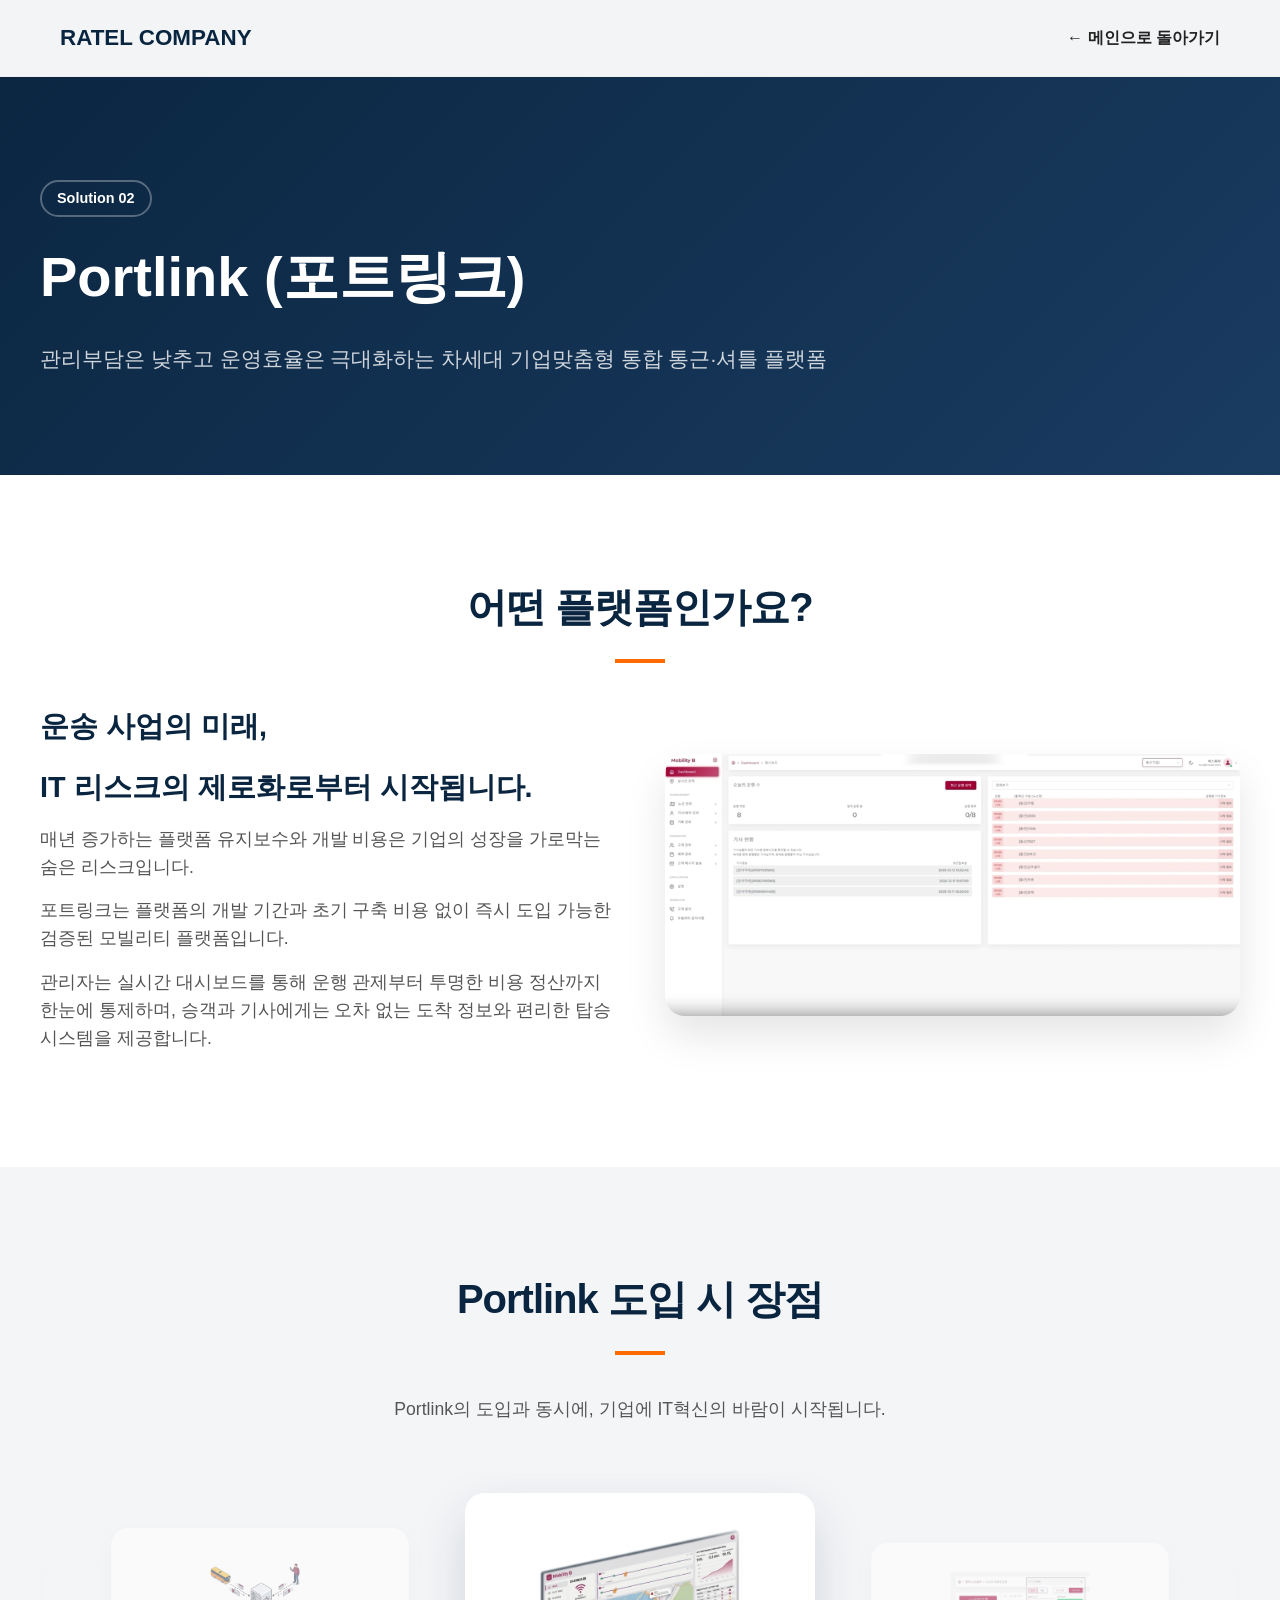
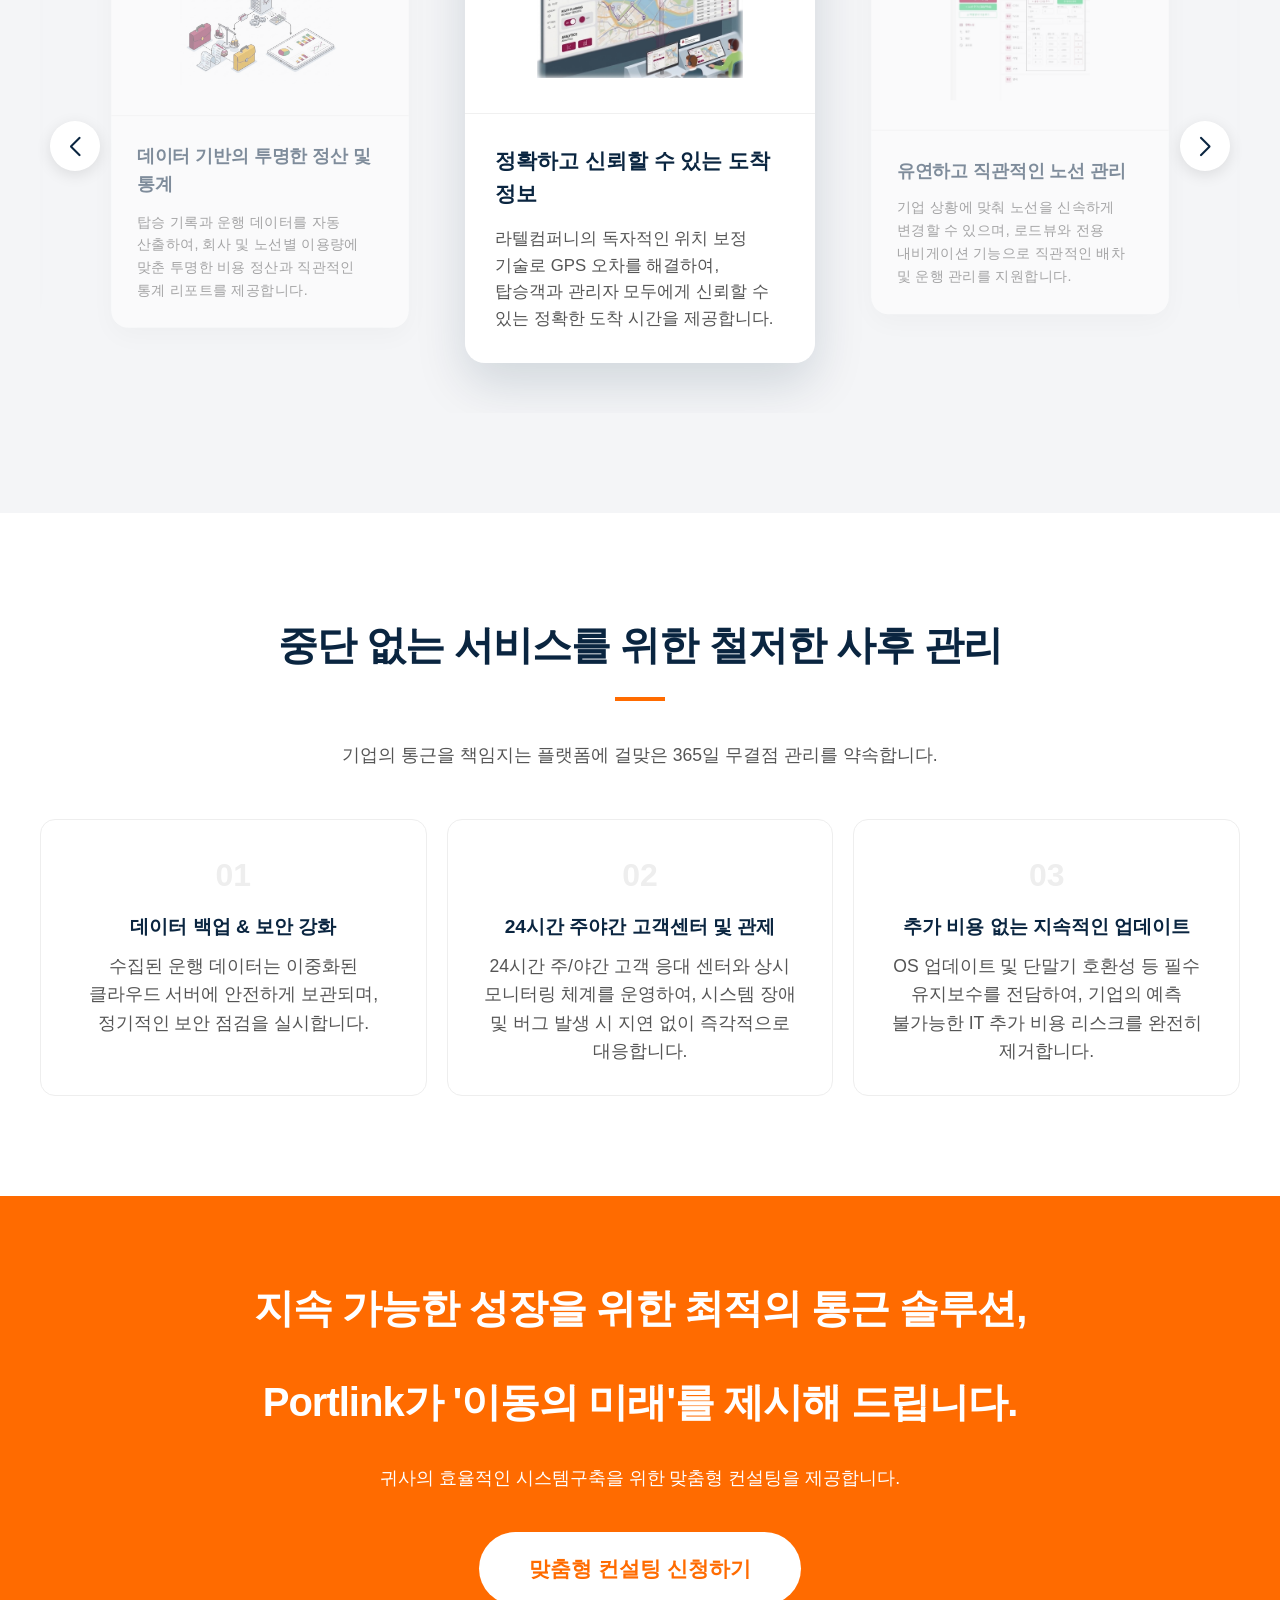
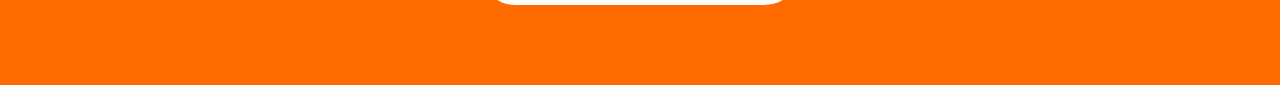
<file: mobility-b.html>
<!DOCTYPE html>
<html lang="ko">
<head>
    <meta charset="UTF-8">
    <meta name="viewport" content="width=device-width, initial-scale=1.0">
    <meta name="description" content="라텔컴퍼니 Portlink - 관리부담은 낮추고 운영효율은 극대화하는 차세대 기업맞춤형 통합 통근·셔틀 플랫폼.">
    <meta name="keywords" content="통근버스, 셔틀버스, 고객운송, 모빌리티, 포트링크, Portlink">
    <link rel="canonical" href="https://rratel.com/mobility-b.html">
    <title>Portlink 기업맞춤형 통합 버스 플랫폼</title>
    <!-- 오픈 그래프 태그 추가 -->
    <meta property="og:type" content="website">
    <meta property="og:title" content="Portlink - 차세대 기업맞춤형 통합 통근 솔루션">
    <meta property="og:description" content="관리부담은 낮추고 운영효율은 극대화하는 통합 통근·셔틀 플랫폼 Portlink입니다.">
    <meta property="og:image" content="https://rratel.com/images/opengraph.png">
    <meta property="og:url" content="https://rratel.com/mobility-b.html">
    <meta property="og:image:width" content="1100">
    <meta property="og:image:height" content="740">

    <!--파비콘-->
    <link rel="icon" href="/images/favicon/favicon.ico">
    <link rel="icon" type="image/png" sizes="16x16" href="./images/favicon/favicon-16x16.png">
    <link rel="icon" type="image/png" sizes="32x32" href="./images/favicon/favicon-32x32.png">
    <link rel="apple-touch-icon" sizes="180x180" href="./images/favicon/apple-touch-icon.png">

    <link rel="stylesheet" href="https://cdn.jsdelivr.net/npm/swiper@11/swiper-bundle.min.css" />
    <link rel="stylesheet" href="./css/sub-style.css">
</head>
<body>

    <header>
        <a href="/" class="header-logo">RATEL COMPANY</a>
        <a href="/" class="back-btn">← 메인으로 돌아가기</a>
    </header>

    <section class="sub-hero gradient-bg">
        <div class="container">
            <span class="badge" style="border-color: rgba(255,255,255,0.3); color: white;">Solution 02</span>
            <h1>Portlink (포트링크)</h1>
            <p>관리부담은 낮추고 운영효율은 극대화하는 차세대 기업맞춤형 통합 통근·셔틀 플랫폼</p>
            <!--<p>더 정확하고 스마트한 차세대 기업맞춤형 통합 통근 솔루션</p>-->
        </div>
    </section>

    <section class="sub-section">
        <div class="container">
            <h2>어떤 플랫폼인가요?</h2>
            <div class="divider"></div>
            <div class="desc-container">
                <div class="desc-text">
                    <h3>운송 사업의 미래,</h3>
                    <h3>IT 리스크의 제로화로부터 시작됩니다.</h3>
                    <p>매년 증가하는 플랫폼 유지보수와 개발 비용은 기업의 성장을 가로막는 숨은 리스크입니다.</p> 
                    <p>포트링크는 플랫폼의 개발 기간과 초기 구축 비용 없이 즉시 도입 가능한 검증된 모빌리티 플랫폼입니다.</P>
                    <p>관리자는 실시간 대시보드를 통해 운행 관제부터 투명한 비용 정산까지 한눈에 통제하며, 
                        승객과 기사에게는 오차 없는 도착 정보와 편리한 탑승 시스템을 제공합니다.</p>
                   <!--<h3>더 안전하고 편리한 출퇴근의 시작.</h3>
                    <p>MobilityB(모빌리티B)는 최첨단 IoT 통신 기술을 바탕으로 통근버스의 운행 정보를 실시간으로 수집하고 제공하는 기업맞춤형 통합 통근 솔루션입니다.</p>
                    <p>단순한 위치 추적을 넘어, 차량의 상태, 배차 간격 최적화, 버스의 기업별 노선관리까지 회사의 효율적인 통근시스템 운영을 위한 핵심 데이터를 대시보드 형태로 제공합니다.</p>
                    <p>기사에게는 명확한 노선관리를, 승객에게는 정확한 도착 정보를, 관리자에게는 빈틈없는 관제 환경을 선사합니다.</p>-->
                </div>
                <div class="desc-image">
                    <img src="./images/hero-mobility.png" alt="MobilityB 대시보드 화면">
                </div>
            </div>
        </div>
    </section>

    <section class="sub-section bg-gray">
        <div class="container">
            <h2>Portlink 도입 시 장점</h2>
            <div class="divider"></div>
            <p>Portlink의 도입과 동시에, 기업에 IT혁신의 바람이 시작됩니다.</p>
            <!--<p>데이터 기반의 과학적인 배차와 관리가 가능해집니다.</p>-->
            
            <div class="benefits-slider-wrapper">
                <div class="swiper-container">
                    <div class="swiper-wrapper">
                        <div class="swiper-slide">
                            <div class="card-inner">
                                <img src="./images/cd-m-cc.jpg" alt="실시간 관제" class="benefit-card-img">
                                <div class="benefit-card-content">
                                    <h4>정확하고 신뢰할 수 있는 도착 정보</h4>
                                    <p>라텔컴퍼니의 독자적인 위치 보정 기술로 GPS 오차를 해결하여, 탑승객과 관리자 모두에게 신뢰할 수 있는 정확한 도착 시간을 제공합니다.</p>
                                    <!--<h4>정밀한 실시간 관제</h4>
                                    <p>고정밀 GPS와 IoT 센서를 통해 차량의 현재 위치와 속도, 돌발 상황을 중앙 관제실에서 한눈에 파악합니다.</p>-->
                                </div>
                            </div>
                        </div>
                        <div class="swiper-slide">
                            <div class="card-inner">
                                <img src="./images/cd-m-route.jpg" alt="노선 관리" class="benefit-card-img">
                                <div class="benefit-card-content">
                                    <h4>유연하고 직관적인 노선 관리</h4>
                                    <p>기업 상황에 맞춰 노선을 신속하게 변경할 수 있으며, 로드뷰와 전용 내비게이션 기능으로 직관적인 배차 및 운행 관리를 지원합니다.</p>
                                    <!--<h4>스마트 노선 관리</h4>
                                    <p>각 운행 노선별 명확한 경로와 정차지역을 제공함으로써, 기사의 명확한 노선관리를 지원합니다.</p>-->
                                </div>
                            </div>
                        </div>
                        <div class="swiper-slide">
                            <div class="card-inner">
                                <img src="./images/cd-m-pas.jpg" alt="편리한 탑승" class="benefit-card-img">
                                <div class="benefit-card-content">
                                    <h4>신속·정확한 탑승 인증 시스템</h4>
                                    <p>버스 탑승 시 자동태그(BLE)기술을 포함한, QR, NFC등 다양한 기능통한 인증을 지원하여 승하차의 지연을 원천 방지합니다.</p>
                                    <!--<h4>더욱 편리해진 탑승</h4>
                                    <p>통근버스의 정확한 정차지역과 탑승예약을 통해 승객의 통근버스 탑승을 지원합니다.</p>-->
                                </div>
                            </div>
                        </div>
                        <div class="swiper-slide">
                            <div class="card-inner">
                                <img src="./images/cd-m-data.jpg" alt="통계 리포트" class="benefit-card-img">
                                <div class="benefit-card-content">
                                    <h4>데이터 기반의 투명한 정산 및 통계</h4>
                                    <p>탑승 기록과 운행 데이터를 자동 산출하여, 회사 및 노선별 이용량에 맞춘 투명한 비용 정산과 직관적인 통계 리포트를 제공합니다.</p>
                                    <!--<h4>데이터 기반 통계 리포트</h4>
                                    <p>노선별 탑승률, 지연 시간 등 운행 관련 주요 데이터를 한눈에 볼 수 있는 시각화 리포트를 제공합니다.</p>-->
                                </div>
                            </div>
                        </div>
                        
                        <div class="swiper-slide">
                            <div class="card-inner">
                                <img src="./images/cd-m-cc.jpg" alt="실시간 관제" class="benefit-card-img">
                                <div class="benefit-card-content">
                                    <h4>정확하고 신뢰할 수 있는 도착 정보</h4>
                                    <p>라텔컴퍼니의 독자적인 위치 보정 기술로 GPS 오차를 해결하여, 탑승객과 관리자 모두에게 신뢰할 수 있는 정확한 도착 시간을 제공합니다.</p>
                                    <!--<h4>정밀한 실시간 관제</h4>
                                    <p>고정밀 GPS와 IoT 센서를 통해 차량의 현재 위치와 속도, 돌발 상황을 중앙 관제실에서 한눈에 파악합니다.</p>-->
                                </div>
                            </div>
                        </div>
                        <div class="swiper-slide">
                            <div class="card-inner">
                                <img src="./images/cd-m-route.jpg" alt="노선 관리" class="benefit-card-img">
                                <div class="benefit-card-content">
                                    <h4>유연하고 직관적인 노선 관리</h4>
                                    <p>기업 상황에 맞춰 노선을 신속하게 변경할 수 있으며, 로드뷰와 전용 내비게이션 기능으로 직관적인 배차 및 운행 관리를 지원합니다.</p>
                                    <!--<h4>스마트 노선 관리</h4>
                                    <p>각 운행 노선별 명확한 경로와 정차지역을 제공함으로써, 기사의 명확한 노선관리를 지원합니다.</p>-->
                                </div>
                            </div>
                        </div>
                        <div class="swiper-slide">
                            <div class="card-inner">
                                <img src="./images/cd-m-pas.jpg" alt="편리한 탑승" class="benefit-card-img">
                                <div class="benefit-card-content">
                                    <h4>신속·정확한 탑승 인증 시스템</h4>
                                    <p>버스 탑승 시 자동태그(BLE)기술을 포함한, QR, NFC등 다양한 기능통한 인증을 지원하여 승하차의 지연을 원천 방지합니다.</p>
                                    <!--<h4>더욱 편리해진 탑승</h4>
                                    <p>통근버스의 정확한 정차지역과 탑승예약을 통해 승객의 통근버스 탑승을 지원합니다.</p>-->
                                </div>
                            </div>
                        </div>
                        <div class="swiper-slide">
                            <div class="card-inner">
                                <img src="./images/cd-m-data.jpg" alt="통계 리포트" class="benefit-card-img">
                                <div class="benefit-card-content">
                                    <h4>데이터 기반의 투명한 정산 및 통계</h4>
                                    <p>탑승 기록과 운행 데이터를 자동 산출하여, 회사 및 노선별 이용량에 맞춘 투명한 비용 정산과 직관적인 통계 리포트를 제공합니다.</p>
                                    <!--<h4>데이터 기반 통계 리포트</h4>
                                    <p>노선별 탑승률, 지연 시간 등 운행 관련 주요 데이터를 한눈에 볼 수 있는 시각화 리포트를 제공합니다.</p>-->
                                </div>
                            </div>
                        </div>
                    </div>
                    <div class="swiper-button-prev"></div>
                    <div class="swiper-button-next"></div>
                </div>
            </div>
        </div>
    </section>

    <section class="sub-section">
        <div class="container">
            <h2>중단 없는 서비스를 위한 철저한 사후 관리</h2>
            <div class="divider"></div>
            <p>기업의 통근을 책임지는 플랫폼에 걸맞은 365일 무결점 관리를 약속합니다.</p>
            <div class="process-steps">
                <div class="step">
                    <span class="step-num">01</span>
                    <h4>데이터 백업 & 보안 강화</h4>
                    <p>수집된 운행 데이터는 이중화된 클라우드 서버에 안전하게 보관되며, 정기적인 보안 점검을 실시합니다.</p>
                </div>
                <div class="step">
                    <span class="step-num">02</span>
                    <h4>24시간 주야간 고객센터 및 관제</h4>
                    <p>24시간 주/야간 고객 응대 센터와 상시 모니터링 체계를 운영하여, 시스템 장애 및 버그 발생 시 지연 없이 즉각적으로 대응합니다.</p>
                </div>
                <div class="step">
                    <span class="step-num">03</span>
                    <h4>추가 비용 없는 지속적인 업데이트</h4>
                    <p>OS 업데이트 및 단말기 호환성 등 필수 유지보수를 전담하여, 기업의 예측 불가능한 IT 추가 비용 리스크를 완전히 제거합니다.</p>
                </div>
            </div>
        </div>
    </section>

    <section class="sub-section bottom-cta">
        <div class="container">
            <h2>지속 가능한 성장을 위한 최적의 통근 솔루션,</h2>
            <h2>Portlink가 '이동의 미래'를 제시해 드립니다.</h2>
            <p style="color: white; margin-bottom: 40px;">귀사의 효율적인 시스템구축을 위한 맞춤형 컨설팅을 제공합니다.</p>
            <a href="index.html#contact" class="cta-btn-large">맞춤형 컨설팅 신청하기</a>
        </div>
    </section>

    <script src="https://cdn.jsdelivr.net/npm/swiper@11/swiper-bundle.min.js"></script>
    <script>
        document.addEventListener('DOMContentLoaded', () => {
            const swiper = new Swiper('.swiper-container', {
                slidesPerView: 'auto', 
                centeredSlides: true,  
                loop: true,            
                loopedSlides: 4, 
                speed: 600,            
                spaceBetween: 15,      
                breakpoints: {
                    768: {
                        spaceBetween: 30
                    }
                },
                autoplay: {
                    delay: 2500,       
                    disableOnInteraction: false, 
                },
                navigation: {
                    nextEl: '.swiper-button-next',
                    prevEl: '.swiper-button-prev',
                },
                slideToClickedSlide: true, 
                on: {
                    init() {
                        this.el.addEventListener('mouseenter', () => { this.autoplay.stop(); });
                        this.el.addEventListener('mouseleave', () => { this.autoplay.start(); });
                    }
                }
            });
        });
    </script>
</body>
</html>
</file>
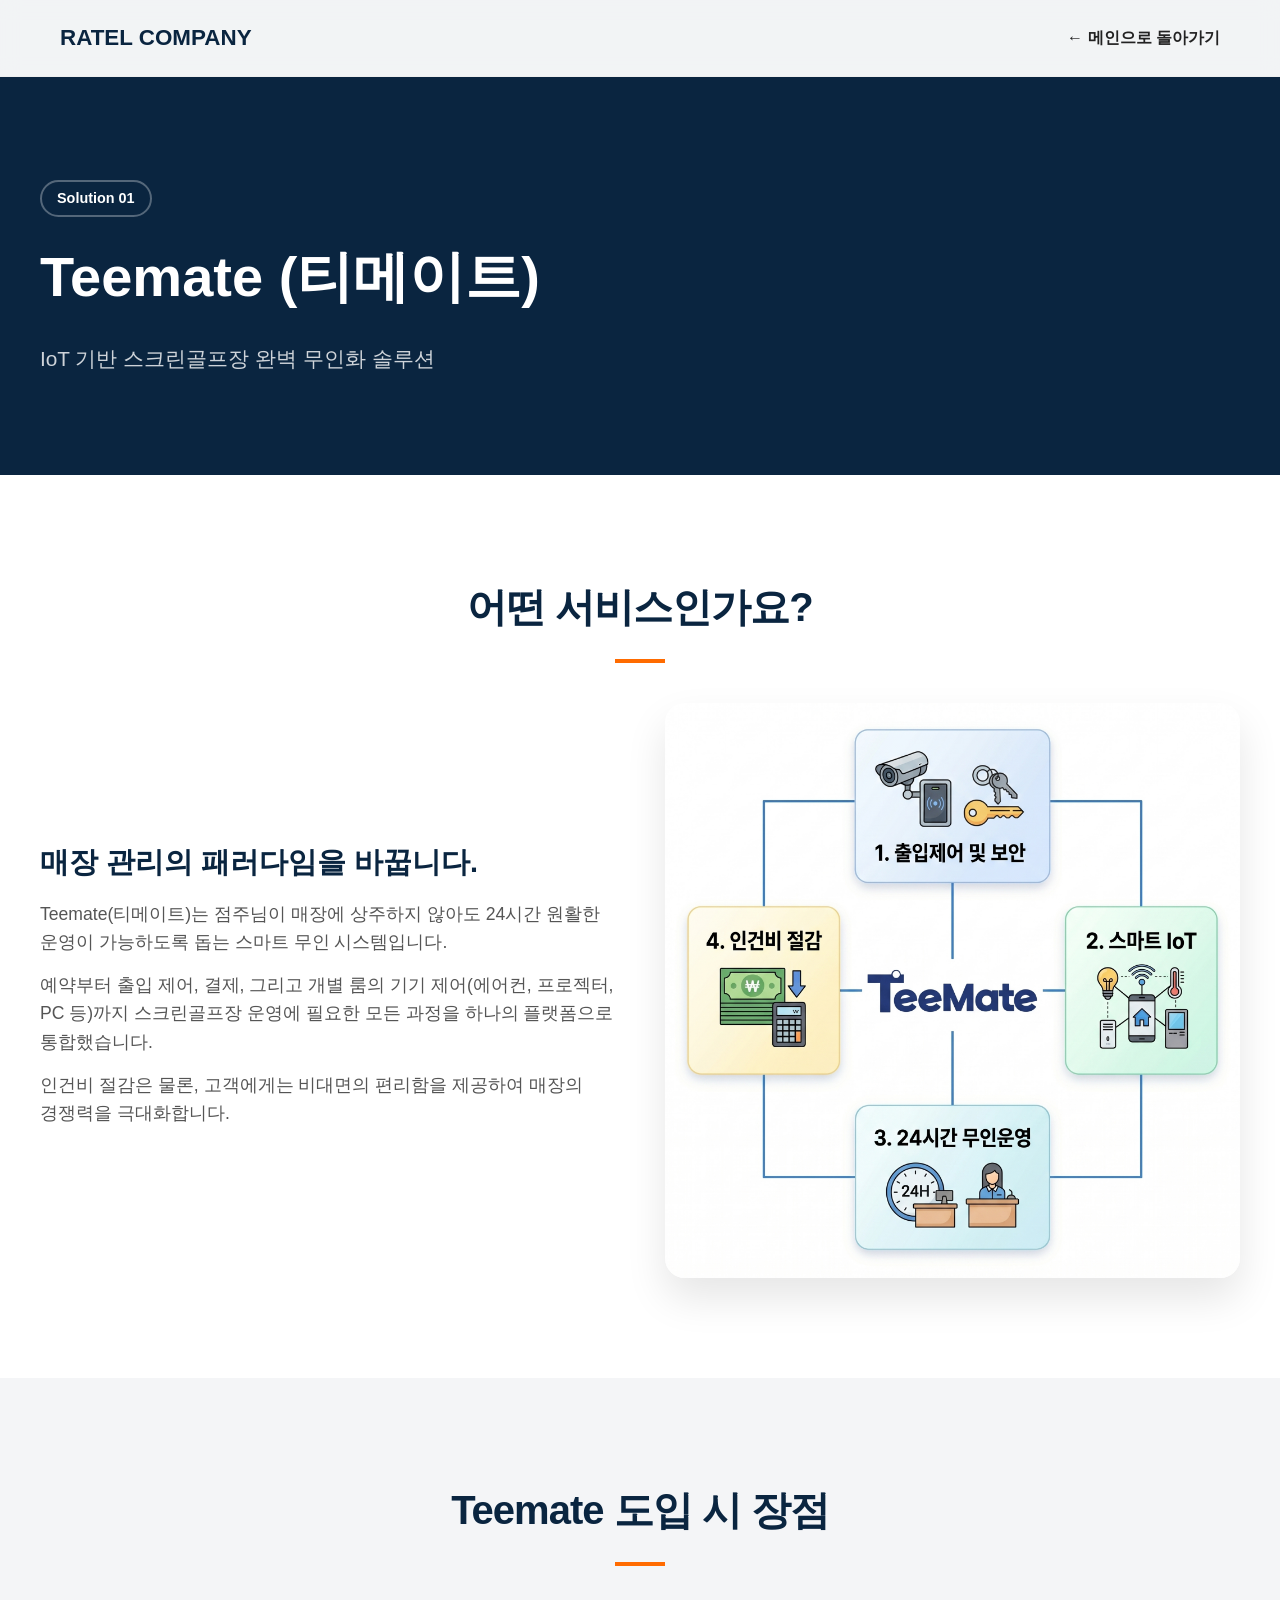
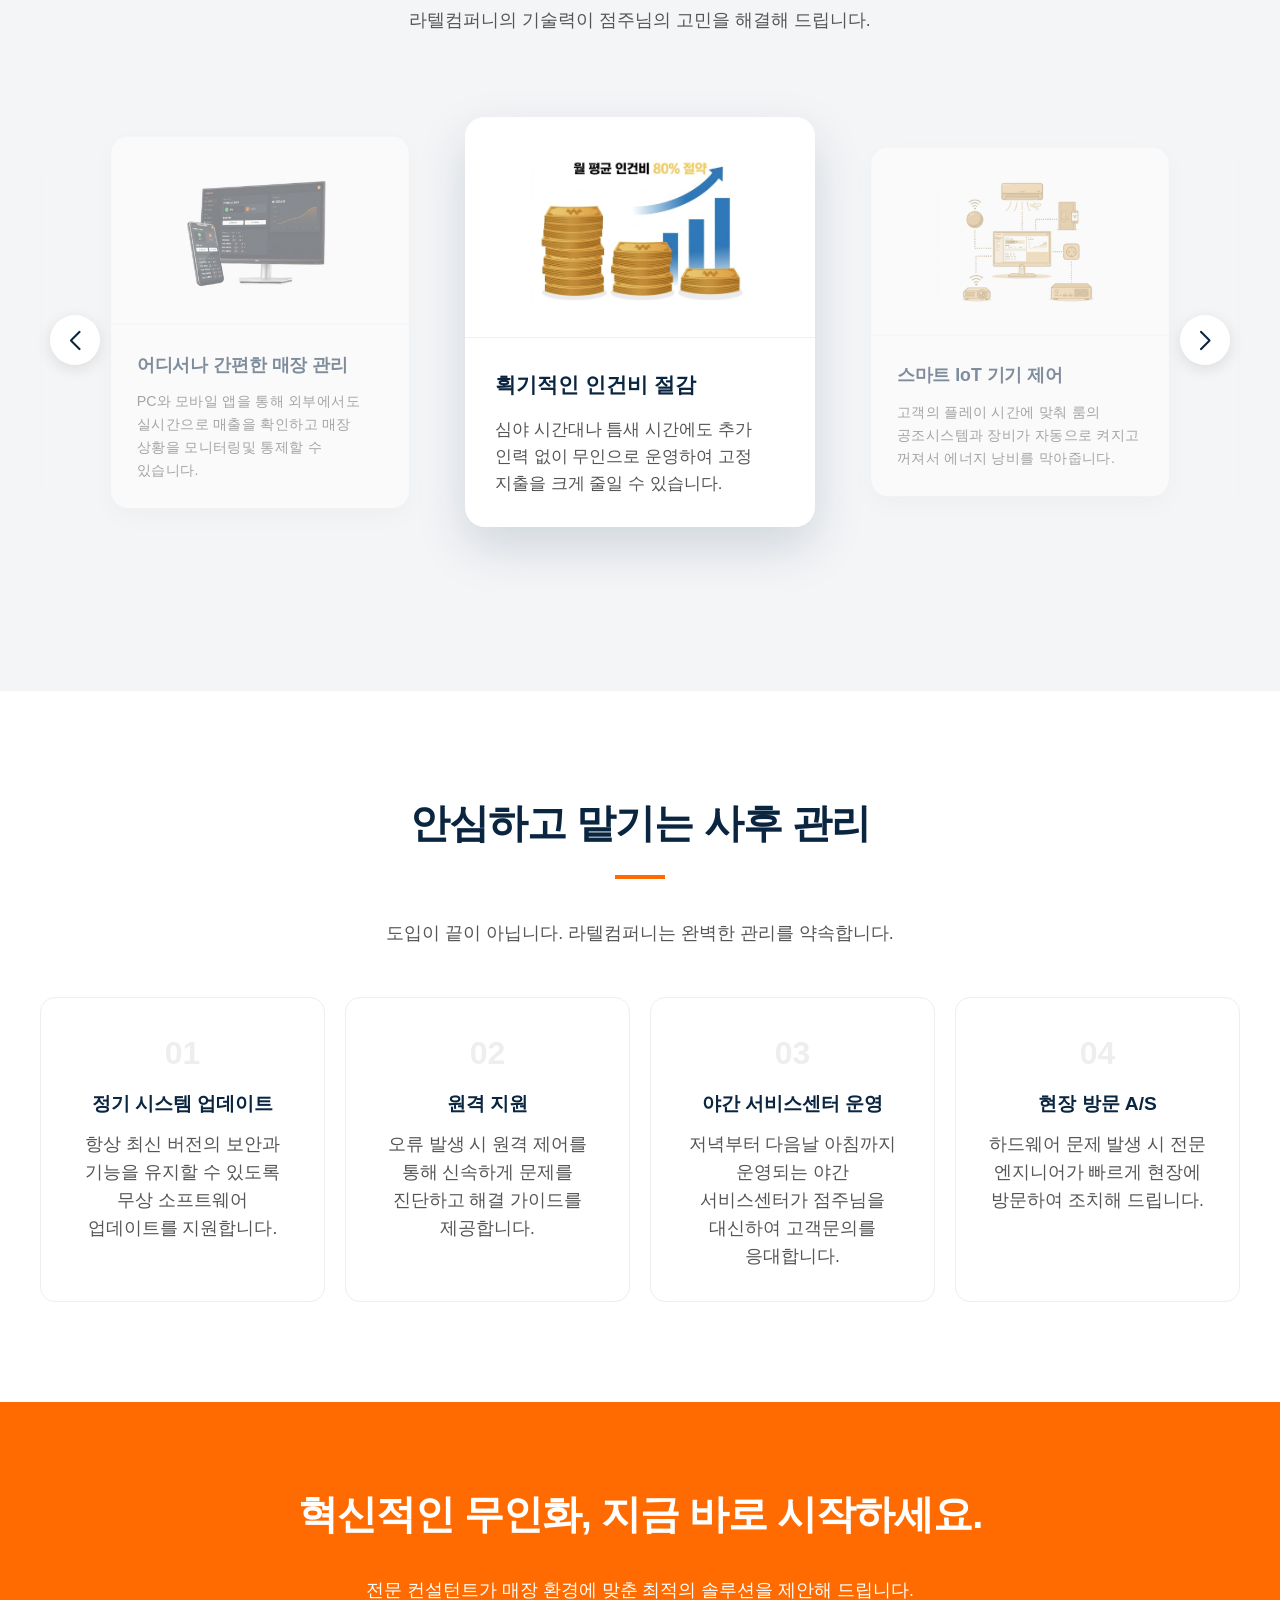
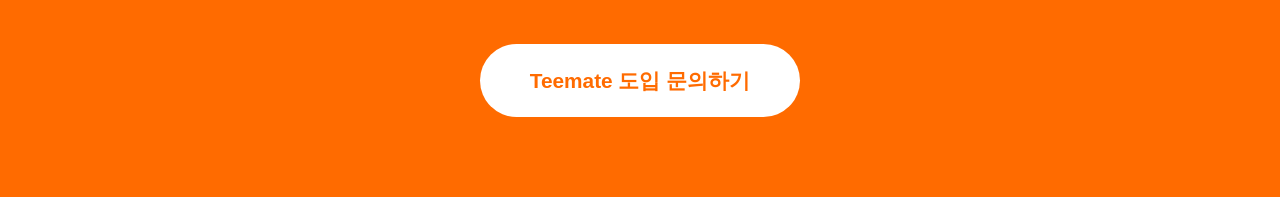
<file: teemate.html>
<!DOCTYPE html>
<html lang="ko">
<head>
    <meta charset="UTF-8">
    <meta name="viewport" content="width=device-width, initial-scale=1.0">
    <meta name="description" content="라텔컴퍼니 Teemate - IoT 기반 스크린골프장 완벽 무인화 솔루션. 인건비 절감과 24시간 쉬지않는 매장 운영을 시작하세요.">
    <meta name="keywords" content="스크린골프 무인화, Teemate, 티메이트, 무인매장, 스크린골프">
    <link rel="canonical" href="https://rratel.com/teemate.html">
    <title>Teemate 스크린골프장 무인 솔루션</title>
    <!-- 오픈 그래프 태그 추가 -->
    <meta property="og:type" content="website">
    <meta property="og:title" content="Teemate (티메이트) - 스크린골프 무인화 솔루션">
    <meta property="og:description" content="예약, 출입 제어, 결제부터 기기 제어까지 한 번에. 인건비를 줄이고 매출을 높이는 스마트 솔루션입니다.">
    <meta property="og:image" content="https://rratel.com/images/opengraph.png">
    <meta property="og:url" content="https://rratel.com/teemate.html">
    <meta property="og:image:width" content="1100">
    <meta property="og:image:height" content="740">

    <!--파비콘-->
    <link rel="icon" href="/images/favicon/favicon.ico">
    <link rel="icon" type="image/png" sizes="16x16" href="./images/favicon/favicon-16x16.png">
    <link rel="icon" type="image/png" sizes="32x32" href="./images/favicon/favicon-32x32.png">
    <link rel="apple-touch-icon" sizes="180x180" href="./images/favicon/apple-touch-icon.png">    

    <link rel="stylesheet" href="https://cdn.jsdelivr.net/npm/swiper@11/swiper-bundle.min.css" />
    <link rel="stylesheet" href="./css/sub-style.css">
</head>
<body>

    <header>
        <a href="/" class="header-logo">RATEL COMPANY</a>
        <a href="/" class="back-btn">← 메인으로 돌아가기</a>
    </header>

    <section class="sub-hero">
        <div class="container">
            <span class="badge" style="border-color: rgba(255,255,255,0.3); color: white;">Solution 01</span>
            <h1>Teemate (티메이트)</h1>
            <p>IoT 기반 스크린골프장 완벽 무인화 솔루션</p>
        </div>
    </section>

    <section class="sub-section">
        <div class="container">
            <h2>어떤 서비스인가요?</h2>
            <div class="divider"></div>
            <div class="desc-container">
                <div class="desc-text">
                    <h3>매장 관리의 패러다임을 바꿉니다.</h3>
                    <p>Teemate(티메이트)는 점주님이 매장에 상주하지 않아도 24시간 원활한 운영이 가능하도록 돕는 스마트 무인 시스템입니다.</p>
                    <p>예약부터 출입 제어, 결제, 그리고 개별 룸의 기기 제어(에어컨, 프로젝터, PC 등)까지 스크린골프장 운영에 필요한 모든 과정을 하나의 플랫폼으로 통합했습니다.</p>
                    <p>인건비 절감은 물론, 고객에게는 비대면의 편리함을 제공하여 매장의 경쟁력을 극대화합니다.</p>
                </div>
                <div class="desc-image">
                    <img src="./images/hero-teemate.png" alt="Teemate 시스템 소개 이미지">
                </div>
            </div>
        </div>
    </section>

    <section class="sub-section bg-gray">
        <div class="container">
            <h2>Teemate 도입 시 장점</h2>
            <div class="divider"></div>
            <p>라텔컴퍼니의 기술력이 점주님의 고민을 해결해 드립니다.</p>
            
            <div class="benefits-slider-wrapper">
                <div class="swiper-container">
                    <div class="swiper-wrapper">
                        <div class="swiper-slide">
                            <div class="card-inner">
                                <img src="./images/cd-t-bill.png" alt="인건비 절감" class="benefit-card-img">
                                <div class="benefit-card-content">
                                    <h4>획기적인 인건비 절감</h4>
                                    <p>심야 시간대나 틈새 시간에도 추가 인력 없이 무인으로 운영하여 고정 지출을 크게 줄일 수 있습니다.</p>
                                </div>
                            </div>
                        </div>
                        <div class="swiper-slide">
                            <div class="card-inner">
                                <img src="./images/cd-t-iot.jpg" alt="IoT 기기 제어" class="benefit-card-img">
                                <div class="benefit-card-content">
                                    <h4>스마트 IoT 기기 제어</h4>
                                    <p>고객의 플레이 시간에 맞춰 룸의 공조시스템과 장비가 자동으로 켜지고 꺼져서 에너지 낭비를 막아줍니다.</p>
                                </div>
                            </div>
                        </div>
                        <div class="swiper-slide">
                            <div class="card-inner">
                                <img src="./images/cd-t-revenue.jpg" alt="매출 증가" class="benefit-card-img">
                                <div class="benefit-card-content">
                                    <h4>유휴시간 없는 매출 극대화</h4>
                                    <p>버려지던 유휴 시간을 수익으로 전환하여 운영효율을 극대화하고, 월 평균 250만원 이상의 추가 수익을 달성합니다.</p>
                                </div>
                            </div>
                        </div>
                        <div class="swiper-slide">
                            <div class="card-inner">
                                <img src="./images/cd-t-sec.png" alt="보안 시스템" class="benefit-card-img">
                                <div class="benefit-card-content">
                                    <h4>완벽한 보안 시스템</h4>
                                    <p>24시간 서비스센터와 및 출입 통제 시스템으로 무인 매장에서도 안심하고 운영하실 수 있습니다.</p>
                                </div>
                            </div>
                        </div>
                        <div class="swiper-slide">
                            <div class="card-inner">
                                <img src="./images/cd-t-mgmt.png" alt="모바일 관리" class="benefit-card-img">
                                <div class="benefit-card-content">
                                    <h4>어디서나 간편한 매장 관리</h4>
                                    <p>PC와 모바일 앱을 통해 외부에서도 실시간으로 매출을 확인하고 매장 상황을 모니터링및 통제할 수 있습니다.</p>  
                                </div>                           
                            </div>
                        </div>
                        <!--반복-->
                        <div class="swiper-slide">
                            <div class="card-inner">
                               <img src="./images/cd-t-bill.png" alt="인건비 절감" class="benefit-card-img">
                                <div class="benefit-card-content">
                                    <h4>획기적인 인건비 절감</h4>
                                    <p>심야 시간대나 틈새 시간에도 추가 인력 없이 무인으로 운영하여 고정 지출을 크게 줄일 수 있습니다.</p>
                                </div>
                            </div>
                        </div>
                        <div class="swiper-slide">
                            <div class="card-inner">
                                <img src="./images/cd-t-iot.jpg" alt="IoT 기기 제어" class="benefit-card-img">
                                <div class="benefit-card-content">
                                    <h4>스마트 IoT 기기 제어</h4>
                                    <p>고객의 플레이 시간에 맞춰 룸의 공조시스템과 장비가 자동으로 켜지고 꺼져서 에너지 낭비를 막아줍니다.</p>
                                </div>
                            </div>
                        </div>
                        <div class="swiper-slide">
                            <div class="card-inner">
                                <img src="./images/cd-t-revenue.jpg" alt="매출 증가" class="benefit-card-img">
                                <div class="benefit-card-content">
                                    <h4>유휴시간 없는 매출 극대화</h4>
                                    <p>버려지던 유휴 시간을 수익으로 전환하여 운영효율을 극대화하고, 월 평균 250만원 이상의 추가 수익을 달성합니다.</p>
                                </div>
                            </div>
                        </div>
                        <div class="swiper-slide">
                            <div class="card-inner">
                                <img src="./images/cd-t-sec.png" alt="보안 시스템" class="benefit-card-img">
                                <div class="benefit-card-content">
                                    <h4>완벽한 보안 시스템</h4>
                                    <p>24시간 서비스센터와 및 출입 통제 시스템으로 무인 매장에서도 안심하고 운영하실 수 있습니다.</p>
                                </div>
                            </div>
                        </div>
                        <div class="swiper-slide">
                            <div class="card-inner">
                                <img src="./images/cd-t-mgmt.png" alt="모바일 관리" class="benefit-card-img">
                                <div class="benefit-card-content">
                                    <h4>어디서나 간편한 매장 관리</h4>
                                    <p>PC와 모바일 앱을 통해 외부에서도 실시간으로 매출을 확인하고 매장 상황을 모니터링및 통제할 수 있습니다.</p>  
                                </div>   
                            </div>    
                        </div>
                    </div>
                    <div class="swiper-button-prev"></div>
                    <div class="swiper-button-next"></div>
                </div>
            </div>
        </div>
    </section>

    <section class="sub-section">
        <div class="container">
            <h2>안심하고 맡기는 사후 관리</h2>
            <div class="divider"></div>
            <p>도입이 끝이 아닙니다. 라텔컴퍼니는 완벽한 관리를 약속합니다.</p>
            <div class="process-steps">
                <div class="step">
                    <span class="step-num">01</span>
                    <h4>정기 시스템 업데이트</h4>
                    <p>항상 최신 버전의 보안과 기능을 유지할 수 있도록 무상 소프트웨어 업데이트를 지원합니다.</p>
                </div>
                <div class="step">
                    <span class="step-num">02</span>
                    <h4>원격 지원</h4>
                    <p>오류 발생 시 원격 제어를 통해 신속하게 문제를 진단하고 해결 가이드를 제공합니다.</p>
                </div>
                <div class="step">
                    <span class="step-num">03</span>
                    <h4>야간 서비스센터 운영</h4>
                    <p>저녁부터 다음날 아침까지 운영되는 야간 서비스센터가 점주님을 대신하여 고객문의를 응대합니다.</p>
                </div>
				<div class="step">
                    <span class="step-num">04</span>
                    <h4>현장 방문 A/S</h4>
                    <p>하드웨어 문제 발생 시 전문 엔지니어가 빠르게 현장에 방문하여 조치해 드립니다.</p>
                </div>
            </div>
        </div>
    </section>

    <section class="sub-section bottom-cta">
        <div class="container">
            <h2>혁신적인 무인화, 지금 바로 시작하세요.</h2>
            <p style="color: white; margin-bottom: 40px;">전문 컨설턴트가 매장 환경에 맞춘 최적의 솔루션을 제안해 드립니다.</p>
            <a href="index.html#contact" class="cta-btn-large">Teemate 도입 문의하기</a>
        </div>
    </section>

    <script src="https://cdn.jsdelivr.net/npm/swiper@11/swiper-bundle.min.js"></script>
    <script>
        document.addEventListener('DOMContentLoaded', () => {
            const swiper = new Swiper('.swiper-container', {
                slidesPerView: 'auto', 
                centeredSlides: true,  
                loop: true,
                loopedSlides: 5, 
                speed: 600, // 모바일에서 드래그 시 더 기민하게 스냅되도록 속도 조절
                spaceBetween: 15, // 모바일 기본 카드 간격 축소
                breakpoints: {
                    768: {
                        spaceBetween: 30 // PC에서는 넓은 간격 유지
                    }
                },
                autoplay: {
                    delay: 2500, 
                    disableOnInteraction: false, 
                },
                navigation: {
                    nextEl: '.swiper-button-next',
                    prevEl: '.swiper-button-prev',
                },
                slideToClickedSlide: true, // 옆에 삐져나온 카드를 터치해도 정중앙으로 스냅
                on: {
                    init() {
                        this.el.addEventListener('mouseenter', () => { this.autoplay.stop(); });
                        this.el.addEventListener('mouseleave', () => { this.autoplay.start(); });
                    }
                }
            });
        });
    </script>
</body>
</html>
</file>
<file: css/sub-style.css>
/* =========================================
   1. 기본 설정 및 변수
   ========================================= */
:root {
    --deep-blue: #0A2540;  
    --white: #FFFFFF;      
    --orange: #FF6B00;     
    --text-dark: #222222;
    --text-light: #F8F9FA;
    --bg-gray: #f4f5f7; 
}

* { margin: 0; padding: 0; box-sizing: border-box; }
html { font-family: 'Pretendard', -apple-system, sans-serif; scroll-behavior: smooth; }
body { background-color: var(--white); color: var(--text-dark); line-height: 1.6; }

/* =========================================
   2. 공통 헤더
   ========================================= */
header {
    position: fixed; top: 0; left: 0; width: 100%; padding: 20px 60px; 
    display: flex; justify-content: space-between; align-items: center;
    background: rgba(255, 255, 255, 0.95); backdrop-filter: blur(10px); 
    z-index: 1000; border-bottom: 1px solid #eee;
}
.header-logo { font-size: 1.4rem; font-weight: 900; color: var(--deep-blue); text-decoration: none; }
.back-btn { font-weight: 700; color: var(--text-dark); text-decoration: none; display: flex; align-items: center; gap: 5px; transition: color 0.3s; }
.back-btn:hover { color: var(--orange); }

/* =========================================
   3. 섹션 공통 스타일
   ========================================= */
.sub-section { padding: 100px 20px; text-align: center; }
.container { max-width: 1200px; margin: 0 auto; }

h2 { font-size: 2.5rem; font-weight: 800; margin-bottom: 20px; color: var(--deep-blue); letter-spacing: -1px; }
h3 { font-size: 1.8rem; font-weight: 700; margin-bottom: 15px; color: var(--deep-blue); }
p { font-size: 1.1rem; color: #555; word-break: keep-all; }

.divider { width: 50px; height: 4px; background-color: var(--orange); margin: 0 auto 40px auto; }
.badge { display: inline-block; color: var(--orange); border: 2px solid var(--orange); padding: 5px 15px; border-radius: 30px; font-size: 0.9rem; font-weight: 800; margin-bottom: 15px; }
.bg-gray { background-color: var(--bg-gray); }

/* =========================================
   4. 상단 히어로 섹션
   ========================================= */
.sub-hero { padding: 180px 20px 100px; background-color: var(--deep-blue); color: var(--white); }
.sub-hero.gradient-bg { background: linear-gradient(135deg, var(--deep-blue) 0%, #1a3c61 100%); }
.sub-hero h1 { font-size: 3.5rem; font-weight: 900; margin-bottom: 20px; }
.sub-hero p { color: rgba(255,255,255,0.8); font-size: 1.3rem; }

/* =========================================
   5. 콘텐츠 레이아웃 모듈
   ========================================= */
.desc-container { display: flex; align-items: center; gap: 50px; text-align: left; margin-top: 40px; }
.desc-text { flex: 1; }
.desc-text p { margin-bottom: 15px; }
.desc-image { flex: 1; border-radius: 20px; overflow: hidden; box-shadow: 0 20px 40px rgba(0,0,0,0.1); }
.desc-image img { width: 100%; display: block; }

/* =========================================
   6. 센터모드 슬라이더
   ========================================= */
.benefits-slider-wrapper { 
    position: relative; 
    width: 100%; 
    margin-top: 50px; 
    padding: 0; 
}

.swiper-container {
    width: 100%;
    padding-top: 20px;
    padding-bottom: 50px;
    overflow: hidden;
}

/* 슬라이드 뼈대에는 애니메이션 삭제 */
.swiper-slide {
    width: 350px; 
    height: auto;
    display: flex;
    justify-content: center;
    align-items: center;
}

/* 실제 카드 디자인과 크기 조절은 내부 래퍼(card-inner)에서 처리 */
.card-inner {
    width: 100%;
    background: var(--white); 
    border-radius: 20px; 
    box-shadow: 0 10px 30px rgba(0,0,0,0.06); 
    overflow: hidden;
    display: flex;
    flex-direction: column;
    text-align: left; 
    transition: all 0.5s cubic-bezier(0.25, 1, 0.5, 1);
    transform: scale(0.85); 
    opacity: 0.5; 
}

/* 중앙에 온 활성화 카드만 100% 확대 */
.swiper-slide-active .card-inner {
    transform: scale(1); 
    opacity: 1; 
    box-shadow: 0 20px 50px rgba(10, 37, 64, 0.15); 
}

.benefit-card-img { width: 100%; height: 220px; object-fit: contain; background-color: var(--white); padding: 10%; box-sizing: border-box;}
.benefit-card-content { padding: 30px; display: flex; flex-direction: column; flex: 1; border-top: 1px solid #f0f0f0;}
.benefit-card-content h4 { font-size: 1.3rem; font-weight: 800; color: var(--deep-blue); margin-bottom: 15px; }
.benefit-card-content p { font-size: 1.05rem; color: #555; line-height: 1.6; word-break: keep-all; }

/* 화살표 버튼 디자인 */
.swiper-button-next, .swiper-button-prev {
    width: 50px !important;
    height: 50px !important;
    background-color: var(--white);
    color: var(--deep-blue) !important;
    border-radius: 50%;
    box-shadow: 0 4px 15px rgba(0,0,0,0.1);
    transition: all 0.3s;
}
.swiper-button-next:hover, .swiper-button-prev:hover { 
    background-color: var(--orange); 
    color: var(--white) !important; 
}
.swiper-button-next:after, .swiper-button-prev:after { font-size: 1.2rem !important; font-weight: bold; }

/* 프로세스 스텝 */
.process-steps { display: flex; justify-content: space-between; gap: 20px; margin-top: 50px; position: relative; }
.step { flex: 1; text-align: center; padding: 30px; border: 1px solid #eee; border-radius: 15px; }
.step-num { font-size: 2rem; font-weight: 900; color: #eee; margin-bottom: 10px; display: block; }
.step h4 { font-size: 1.2rem; color: var(--deep-blue); margin-bottom: 10px; font-weight: 700; }

/* =========================================
   6. 하단 연락처 CTA
   ========================================= */
.bottom-cta { background-color: var(--orange); color: var(--white); padding: 80px 20px; }
.bottom-cta h2 { color: var(--white); margin-bottom: 30px; }
.cta-btn-large { display: inline-block; background-color: var(--white); color: var(--orange); padding: 20px 50px; border-radius: 50px; font-size: 1.3rem; font-weight: 800; text-decoration: none; transition: transform 0.3s, box-shadow 0.3s; }
.cta-btn-large:hover { transform: translateY(-3px); box-shadow: 0 10px 25px rgba(0,0,0,0.2); }

/* =========================================
   7. 반응형 설정
   ========================================= */
@media (max-width: 992px) {
    .desc-container { flex-direction: column; }
    .process-steps { flex-direction: column; }
}

@media (max-width: 768px) {
    header { padding: 15px 20px; }
    .sub-hero h1 { font-size: 2.5rem; }
    h2 { font-size: 2rem; }
    
    /* 🌟 모바일 화면에 맞춰 카드 기본 너비를 정확한 수치로 강제 고정 */
    .swiper-slide { 
        width: 80vw !important; 
        max-width: 320px; 
    } 
    .benefit-card-img { height: 180px; }
    .swiper-button-next, .swiper-button-prev { display: none !important; } 
    .cta-btn-large { font-size: 1.1rem; padding: 15px 30px; }
}
</file>
